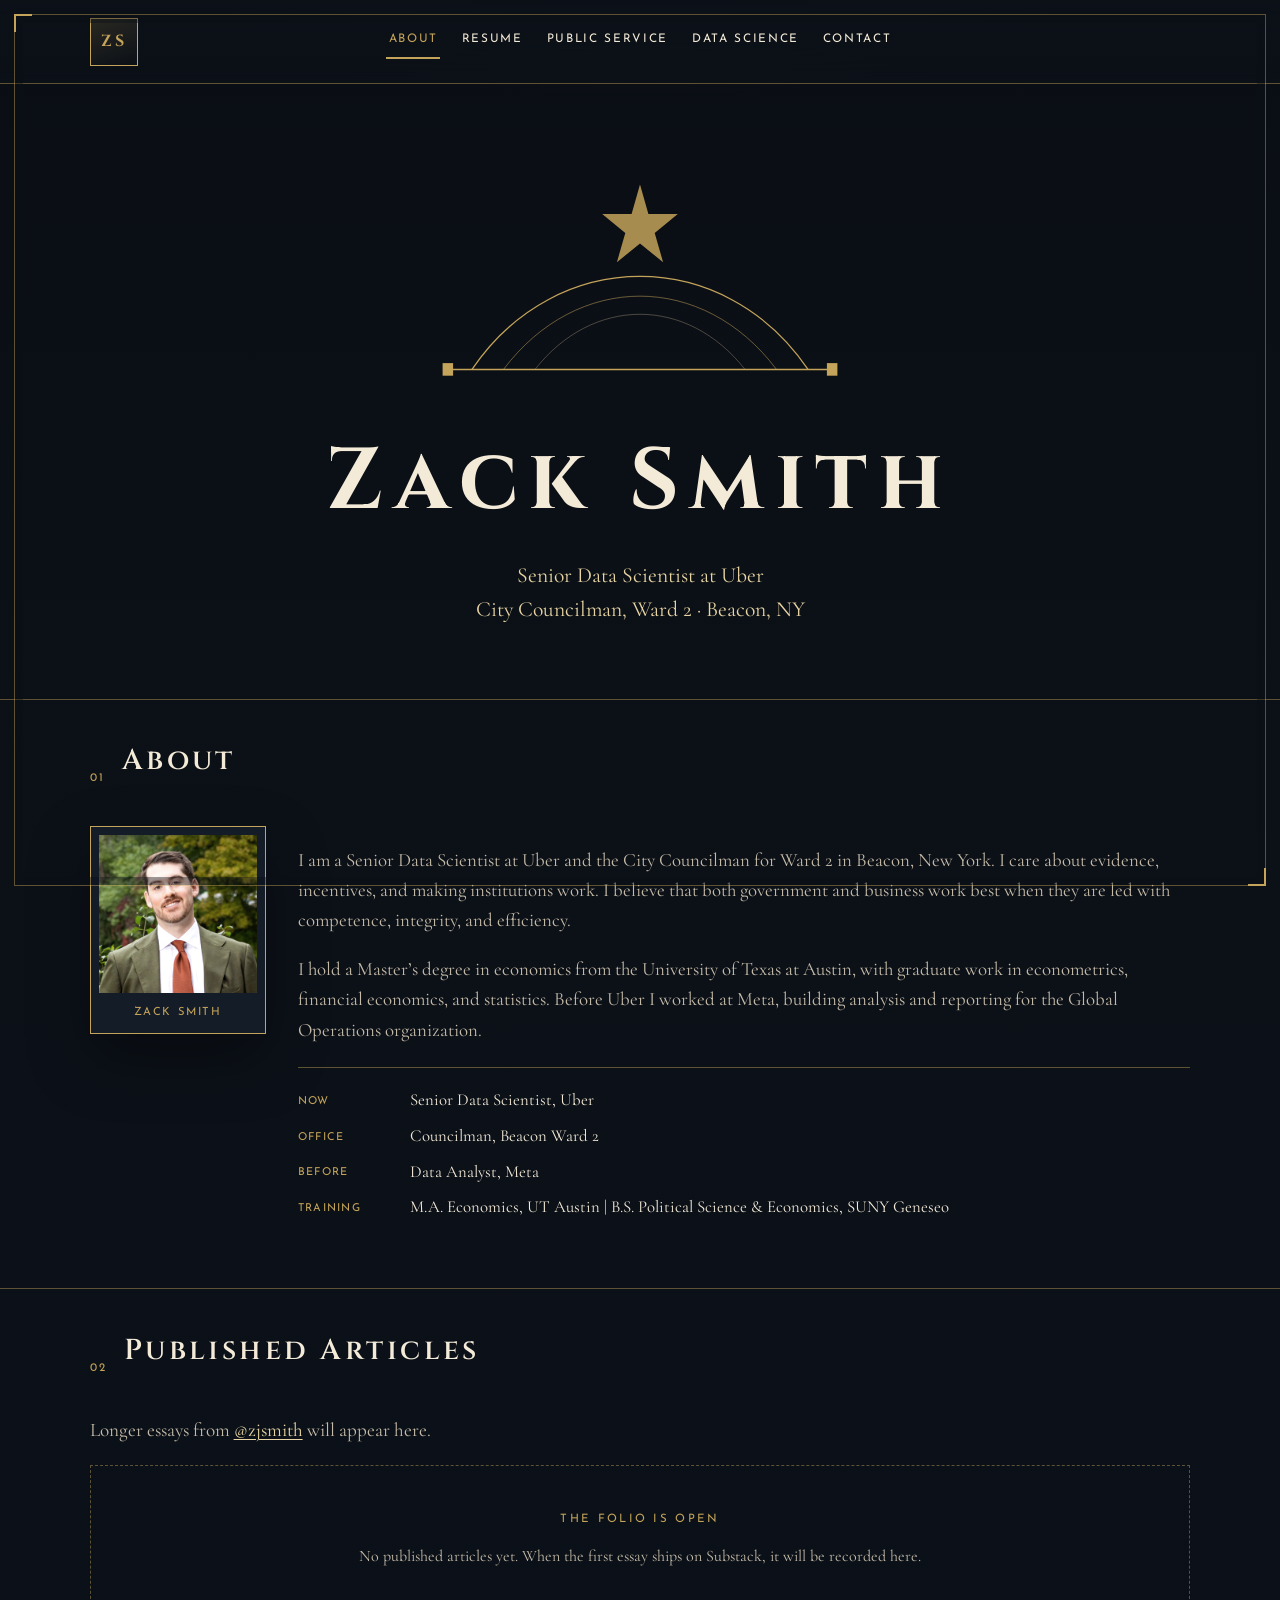
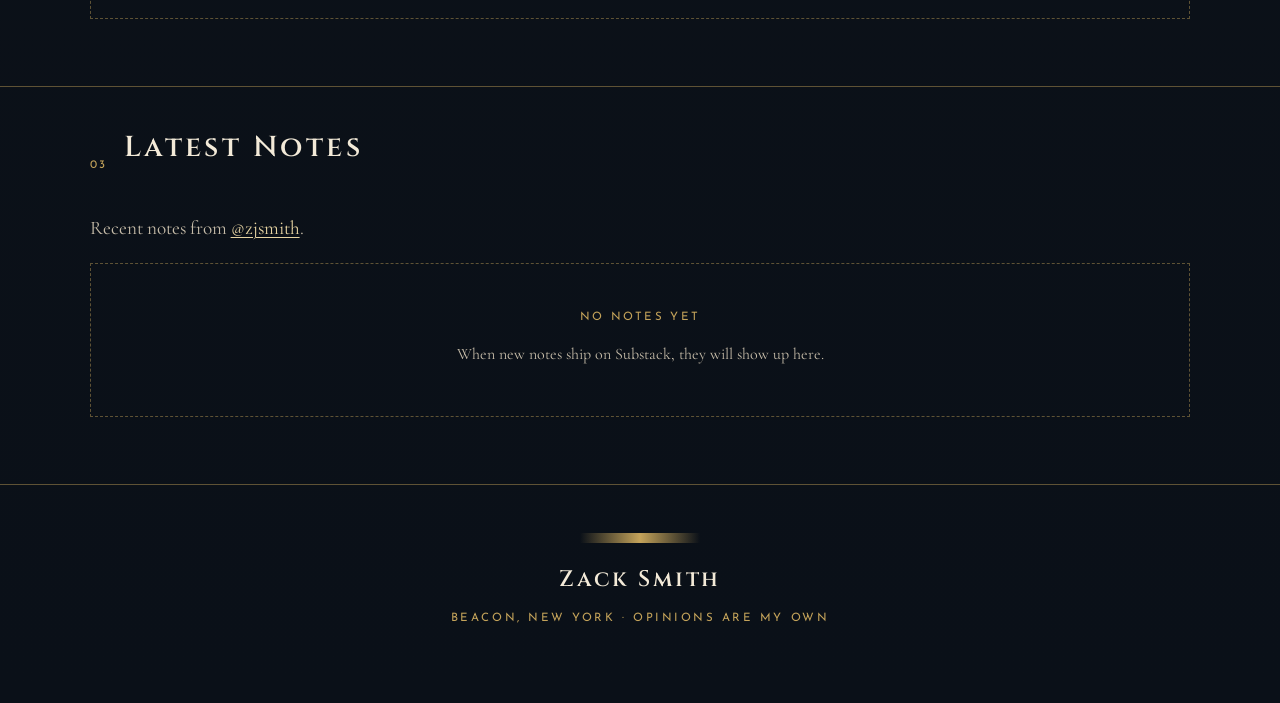
<file: personal_website/index.html>
<!DOCTYPE html>
<html lang="en">
  <head>
    <meta charset="UTF-8" />
    <meta name="viewport" content="width=device-width, initial-scale=1.0" />
    <title>Zack Smith · Data Scientist &amp; Councilman</title>
    <meta
      name="description"
      content="Zack Smith is a Senior Data Scientist at Uber and City Councilman for Ward 2 in Beacon, New York. Writing on tech, economics, and public office."
    />
    <link rel="preconnect" href="https://fonts.googleapis.com" />
    <link rel="preconnect" href="https://fonts.gstatic.com" crossorigin />
    <link
      href="https://fonts.googleapis.com/css2?family=Cinzel:wght@400;600;700&family=Cormorant+Garamond:ital,wght@0,400;0,500;0,600;1,400;1,500&family=Josefin+Sans:wght@300;400;500;600&display=swap"
      rel="stylesheet"
    />
    <link rel="stylesheet" href="./src/styles.css?v=2" />
  </head>
  <body>
    <div class="page-frame" aria-hidden="true"></div>

    <header class="site-header">
      <a class="monogram" href="#about" aria-label="Zack Smith home">ZS</a>
      <nav class="site-nav" aria-label="Primary">
        <a href="#about" data-nav="about">About</a>
        <a href="#resume" data-nav="resume">Resume</a>
        <a href="#public-service" data-nav="public-service">Public Service</a>
        <a href="#data-science" data-nav="data-science">Data Science</a>
        <a href="#contact" data-nav="contact">Contact</a>
      </nav>
    </header>

    <main>
      <section class="page is-active" id="about" data-page="about">
        <div class="hero">
          <div class="hero-ornament" aria-hidden="true">
            <svg viewBox="0 0 400 200" fill="none">
              <path d="M200 12 L208 40 L236 40 L214 58 L222 86 L200 68 L178 86 L186 58 L164 40 L192 40 Z" fill="#c4a35a" opacity="0.85" />
              <path d="M40 188 C120 70 280 70 360 188" stroke="#c4a35a" stroke-width="1.2" />
              <path d="M70 188 C140 95 260 95 330 188" stroke="#c4a35a" stroke-width="0.7" opacity="0.7" />
              <path d="M100 188 C155 118 245 118 300 188" stroke="#e8d5a3" stroke-width="0.5" opacity="0.55" />
              <line x1="20" y1="188" x2="380" y2="188" stroke="#c4a35a" stroke-width="1.4" />
              <rect x="12" y="182" width="10" height="12" fill="#c4a35a" />
              <rect x="378" y="182" width="10" height="12" fill="#c4a35a" />
            </svg>
          </div>
          <h1>Zack Smith</h1>
          <p class="hero-roles">Senior Data Scientist at Uber<br />City Councilman, Ward 2 · Beacon, NY</p>
        </div>

        <div class="panel inner">
          <div class="section-head">
            <span class="section-index">01</span>
            <h2>About</h2>
            <div class="rule"></div>
          </div>
          <div class="about-grid">
            <div class="portrait-frame">
              <img
                src="./img/zack-smith.jpg?v=2"
                alt="Portrait of Zack Smith"
                width="800"
                height="800"
              />
              <span class="frame-caption">Zack Smith</span>
            </div>
            <div class="about-copy">
              <p>
                I am a Senior Data Scientist at Uber and the City Councilman for Ward 2 in Beacon,
                New York. I care about evidence, incentives, and making institutions work.  
                I believe that both government and business work best when they are led with competence, integrity, and efficiency.
              </p>
              <p>
                I hold a Master’s degree in economics from the University of Texas at Austin, with
                graduate work in econometrics, financial economics, and statistics. Before Uber I
                worked at Meta, building analysis and reporting for the Global Operations organization.
              </p>
              <ul class="vital-stats">
                <li><span>Now</span> Senior Data Scientist, Uber</li>
                <li><span>Office</span> Councilman, Beacon Ward 2</li>
                <li><span>Before</span> Data Analyst, Meta</li>
                <li><span>Training</span> M.A. Economics, UT Austin | B.S. Political Science & Economics, SUNY Geneseo</li>
              </ul>
            </div>
          </div>
        </div>

        <div class="panel inner articles-panel">
          <div class="section-head">
            <span class="section-index">02</span>
            <h2>Published Articles</h2>
            <div class="rule"></div>
          </div>
          <p class="dispatch-intro">
            Longer essays from
            <a href="https://substack.com/@zjsmith" target="_blank" rel="noopener noreferrer">@zjsmith</a>
            will appear here.
          </p>
          <div id="article-list" class="article-list">
            <p class="feed-status on-dark">Loading articles…</p>
          </div>
        </div>

        <div class="panel inner notes-panel">
          <div class="section-head">
            <span class="section-index">03</span>
            <h2>Latest Notes</h2>
            <div class="rule"></div>
          </div>
          <p class="dispatch-intro">
            Recent notes from
            <a href="https://substack.com/@zjsmith" target="_blank" rel="noopener noreferrer">@zjsmith</a>.
          </p>
          <div id="notes-list" class="notes-grid">
            <p class="feed-status on-dark">Loading notes…</p>
          </div>
        </div>
      </section>

      <section class="page" id="public-service" data-page="public-service" hidden>
        <div class="panel">
          <div class="section-head">
            <span class="section-index">03</span>
            <h2>Public Service</h2>
            <div class="rule"></div>
          </div>
          <div class="civic-layout">
            <div>
              <p class="civic-kicker">City of Beacon · Ward 2</p>
              <h3>Councilman Zack Smith</h3>
              <p>
                Sworn in on January 4, 2026. I ran because Beacon’s quality of life can be improved
                with data, research, and a need to balance growth with quality of life and affordability.
              </p>
              <blockquote>
                “As a data scientist, I am able to use data and research to make the best-informed
                decisions for our city, which is especially important with big decisions coming for
                zoning and redevelopment projects.”
              </blockquote>
              <p>
                Priorities I have raised with Ward 2 residents include holding short-term-rental
                landlords accountable, keeping capital and budget allocations cost-effective, and
                enforcing quality-of-life rules — parking, leashes, noise — so Beacon stays orderly
                as it grows.
              </p>
              <p>
                City Council meetings and workshops are streamed and archived on the City of Beacon
                YouTube channel. Follow along there, then write me at
                <a href="mailto:zsmith@beaconny.gov">zsmith@beaconny.gov</a>
                if you have a Ward 2 or city issue.
              </p>
              <div class="hero-links start">
                <a
                  class="gold-btn"
                  href="https://www.youtube.com/channel/UCvPpigGwZDeR7WYmw-SuDxg"
                  target="_blank"
                  rel="noopener noreferrer"
                  >City of Beacon on YouTube</a
                >
                <a
                  class="ghost-btn"
                  href="https://beaconny.gov/index.php/meeting-videos/"
                  target="_blank"
                  rel="noopener noreferrer"
                  >Meeting videos</a
                >
              </div>
            </div>
            <aside class="civic-card">
              <p class="civic-card-label">The Record</p>
              <ul>
                <li>First-time candidate, elected 2025</li>
                <li>Sworn in January 4, 2026</li>
                <li>Ward 2 representative</li>
                <li>Watch meetings on YouTube</li>
              </ul>
              <a
                class="text-link"
                href="https://highlandscurrent.org/2025/10/27/beacon-council-to-get-makeover/"
                target="_blank"
                rel="noopener noreferrer"
                >Candidate Q&amp;A, The Highlands Current →</a
              >
            </aside>
          </div>
        </div>
      </section>

      <section class="page" id="data-science" data-page="data-science" hidden>
        <div class="panel">
          <div class="section-head">
            <span class="section-index">04</span>
            <h2>Data Science</h2>
            <div class="rule"></div>
          </div>
          <div class="ds-layout">
            <div>
              <p class="civic-kicker">Uber · New York</p>
              <h3>Senior Data Scientist</h3>
              <p>
                I run experiments to improve the onboarding funnel for Earners — the people who
                drive, deliver, and make the marketplace work. The job is measurement with
                consequences: design the test, ship the analysis, and recommend the product change.
              </p>
              <p>
                Day to day that looks like A/B tests, switchbacks, and synthetic controls; Python
                notebooks end-to-end; Hive and Spark for scheduled datasets; Presto SQL for
                analysis; and dashboards in Google Data Studio for engineering, product, and senior
                leadership.
              </p>
              <p>
                Code and one-off analytics live on GitHub.
              </p>
              <div class="hero-links start">
                <a class="gold-btn" href="#resume">Resume</a>
                <a
                  class="gold-btn"
                  href="https://github.com/ZSmith-Analytics"
                  target="_blank"
                  rel="noopener noreferrer"
                  >GitHub · ZSmith-Analytics</a
                >
              </div>
            </div>
            <aside class="civic-card">
              <p class="civic-card-label">The Bench</p>
              <ul>
                <li>Experiment design &amp; causal inference</li>
                <li>Python, Presto SQL, Hive, Spark</li>
                <li>Product science for Earner onboarding</li>
                <li>Stakeholder reporting &amp; decision memos</li>
              </ul>
            </aside>
          </div>
        </div>
      </section>

      <section class="page" id="resume" data-page="resume" hidden>
        <div class="panel">
          <div class="section-head">
            <span class="section-index">02</span>
            <h2>Resume</h2>
            <div class="rule"></div>
          </div>
          <p class="dispatch-intro">
            Open the
            <a href="./resume.html">print-friendly copy</a>
            if you want to save or paste into a document.
          </p>
          <article class="resume-folio">
            <p class="resume-name">Zack Smith</p>
            <p class="resume-role">Senior Data Scientist</p>
            <p class="resume-contact">
              New York City, New York · zacksmith.analytics@outlook.com ·
              <a href="https://zacksmith-analytics.com">zacksmith-analytics.com</a>
              · (716) 909-1652
            </p>

            <h3>Summary</h3>
            <p>
              Senior Data Scientist at Uber for the past 5 years, working in Earner Access. I specialize in A/B testing, Causal Inference, and Synthetic Control.
            </p>
            <p>
              I work in an embedded Product team, directly with Senior Product Managers, Senior Engineers, and Tech Leaders, and I have produced dozens of proactive analyses with bespoke metrics that I have developed end-to-end.
            </p>
            <p>
              My analyses have driven business decisions that have saved tens of millions of dollars for the business, and led to double-digit percentage improvements in the Uber Earner Onboarding funnel.
            </p>
            <p>
              I have ultimately presented this work to executive leaders, external stakeholders, and Staff+ level Science experts at the company.
            </p>

            <h3>Experience</h3>
            <div class="resume-job">
              <div class="resume-job-head">
                <strong>Uber</strong>
                <span>New York · 2021–Present</span>
              </div>
              <p class="resume-title">Senior Data Scientist / Tech Lead</p>
              <ul>
                <li>Run experiments to improve the onboarding funnel for Earners — the people who drive, deliver, and make the marketplace work — then recommend product changes to engineering, product, and senior leadership.</li>
                <li>Design and analyze A/B tests, switchback experiments, and synthetic controls; build studies end-to-end in Python.</li>
                <li>Schedule production datasets with Hive and Spark; analyze with Presto SQL.</li>
                <li>Create bespoke metrics and operationalize through pipelines, then report through interactive end-user dashboards.</li>
                <li>Leading a team with scope across background check, enforcement, and re-onboarding analytics.</li>
              </ul>
            </div>
            <div class="resume-job">
              <div class="resume-job-head">
                <strong>Meta</strong>
                <span>Austin, TX · 2017–2021</span>
              </div>
              <p class="resume-title">Data Analyst, Global Operations</p>
              <ul>
                <li>Was the go-to data stakeholder in Global IP Operations, building many of the organization's key pipelines and dashboards, while building the organization’s vendor quality measurement framework.</li>
                <li>Prior, I was the go-to data stakeholder in Ads Integrity Operations. I likewise built many of the organization's key datasets and metrics, while designing a group-sourced quality auditing framework that persisted as the gold-standard Global Operations measurement design for 5+ years.</li>
              </ul>
            </div>

            <h3>Education</h3>
            <p><strong>The University of Texas at Austin</strong><br />Master of Arts, Economics. Graduate work in Econometrics, Financial Economics, and Statistics.</p>
            <p><strong>SUNY Geneseo</strong><br />Bachelor of Science, Political Science / Economics double-major</p>

            <h3>Skills</h3>
            <p><strong>Methods:</strong> Experiment design, Causal inference, A/B tests, Switchbacks, Synthetic Controls</p>
            <p><strong>Tools:</strong> Python, Presto SQL, Hive, Spark, Google Data Studio</p>
            <p><strong>Focus:</strong> End-to-end ownership of essential business areas, providing data vision and leadership to help the business make the best possible decisions, with integrity</p>
          </article>
        </div>
      </section>

      <section class="page" id="contact" data-page="contact" hidden>
        <div class="panel">
          <div class="section-head">
            <span class="section-index">05</span>
            <h2>Contact</h2>
            <div class="rule"></div>
          </div>
          <div class="contact-grid">
            <article class="contact-card">
              <p class="ticket-kicker">Personal or business inquiries</p>
              <h3>
                <a href="mailto:zacksmith.analytics@outlook.com">zacksmith.analytics@outlook.com</a>
              </h3>
              <p>For personal or business inquiries.</p>
            </article>
            <article class="contact-card">
              <p class="ticket-kicker">City of Beacon</p>
              <h3>
                <a href="mailto:zsmith@beaconny.gov">zsmith@beaconny.gov</a>
              </h3>
              <p>For City of Beacon issues.</p>
            </article>
            <article class="contact-card socials">
              <p class="ticket-kicker">Socials</p>
              <h3>To keep up with my latest</h3>
              <ul class="social-list">
                <li>
                  <a href="https://x.com/zacksmith_data" target="_blank" rel="noopener noreferrer">X · @zacksmith_data</a>
                </li>
                <li>
                  <a href="https://zjsmith.substack.com" target="_blank" rel="noopener noreferrer">Substack · @zjsmith</a>
                </li>
                <li>
                  <a href="https://www.linkedin.com/in/zachary-smith-data/" target="_blank" rel="noopener noreferrer">LinkedIn</a>
                </li>
                <li>
                  <a href="https://github.com/ZSmith-Analytics" target="_blank" rel="noopener noreferrer">GitHub</a>
                </li>
              </ul>
            </article>
          </div>
        </div>
      </section>
    </main>

    <footer class="site-footer">
      <div class="footer-ornament" aria-hidden="true"></div>
      <p class="footer-name">Zack Smith</p>
      <p class="footer-meta">Beacon, New York · Opinions are my own</p>
    </footer>

    <script type="module" src="./src/main.js?v=2"></script>
  </body>
</html>
</file>
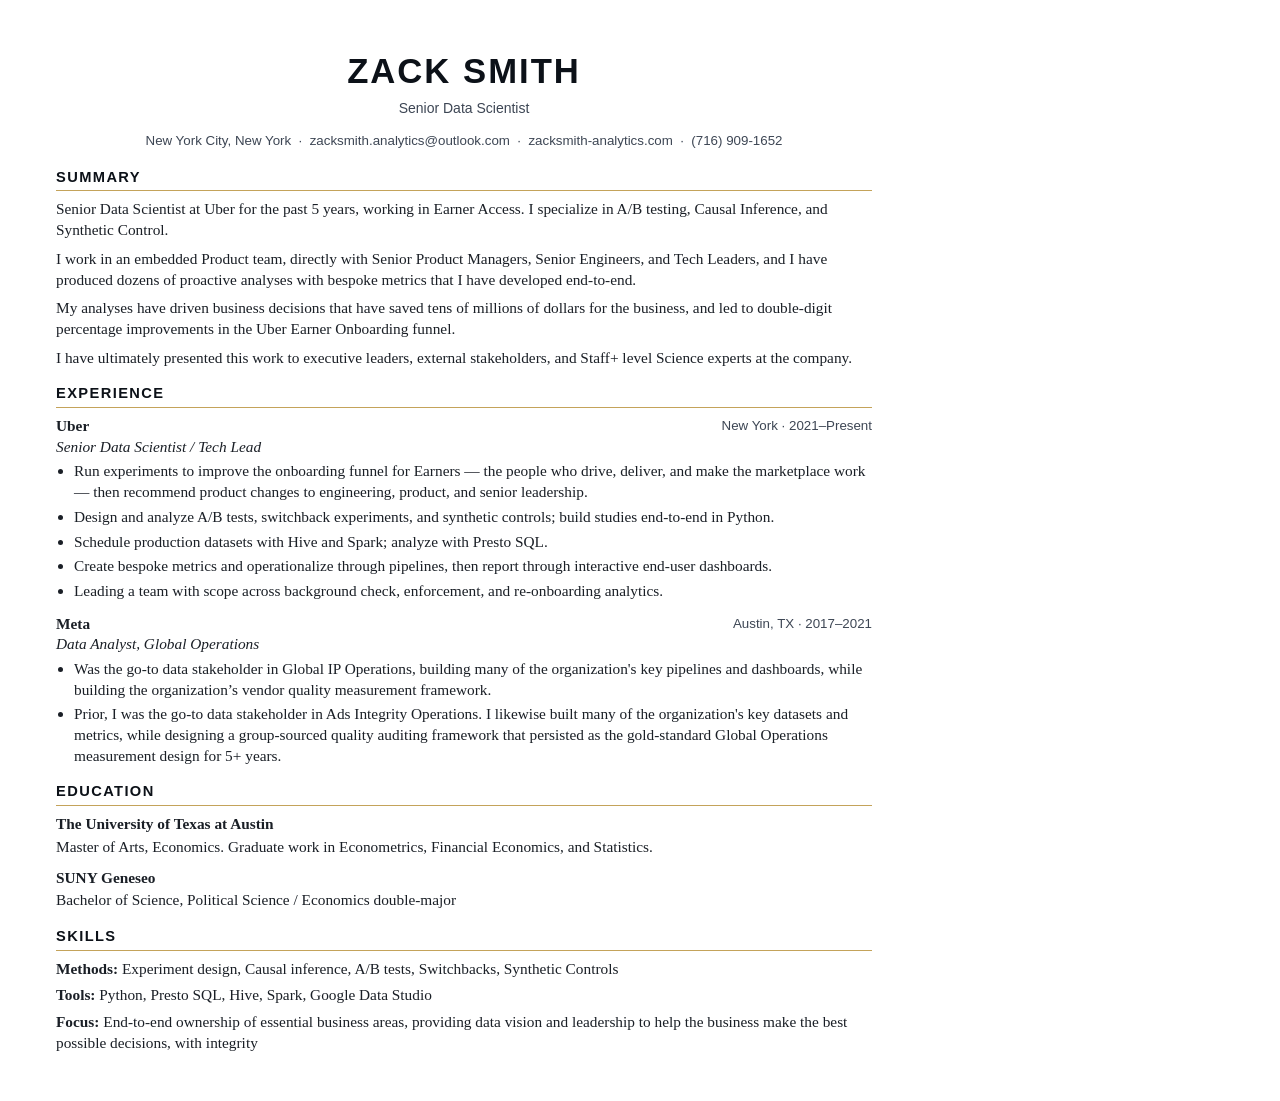
<file: personal_website/resume.html>
<!DOCTYPE html>
<html lang="en">
  <head>
    <meta charset="UTF-8" />
    <title>Zack Smith — Resume</title>
  </head>
  <body style="margin: 0; padding: 48px 56px; font-family: Georgia, 'Times New Roman', serif; color: #1a1f26; font-size: 11.5pt; line-height: 1.35; max-width: 8.5in;">
    <p style="margin: 0 0 4px; font-family: Arial, Helvetica, sans-serif; font-size: 26pt; font-weight: bold; letter-spacing: 2px; text-align: center; color: #0c1118;">
      ZACK SMITH
    </p>
    <p style="margin: 0 0 14px; font-family: Arial, Helvetica, sans-serif; font-size: 10.5pt; text-align: center; color: #3d4654;">
      Senior Data Scientist
    </p>
    <p style="margin: 0 0 18px; font-family: Arial, Helvetica, sans-serif; font-size: 10pt; text-align: center; color: #3d4654;">
      New York City, New York
      &nbsp;·&nbsp;
      zacksmith.analytics@outlook.com
      &nbsp;·&nbsp;
      zacksmith-analytics.com
      &nbsp;·&nbsp;
      (716) 909-1652
    </p>

    <p style="margin: 0 0 8px; font-family: Arial, Helvetica, sans-serif; font-size: 11pt; font-weight: bold; letter-spacing: 1.4px; color: #0c1118; border-bottom: 1.5px solid #c4a35a; padding-bottom: 3px;">
      SUMMARY
    </p>
    <p style="margin: 0 0 8px;">
      Senior Data Scientist at Uber for the past 5 years, working in Earner Access. I specialize in A/B testing, Causal Inference, and Synthetic Control.
    </p>
    <p style="margin: 0 0 8px;">
      I work in an embedded Product team, directly with Senior Product Managers, Senior Engineers, and Tech Leaders, and I have produced dozens of proactive analyses with bespoke metrics that I have developed end-to-end.
    </p>
    <p style="margin: 0 0 8px;">
      My analyses have driven business decisions that have saved tens of millions of dollars for the business, and led to double-digit percentage improvements in the Uber Earner Onboarding funnel.
    </p>
    <p style="margin: 0 0 16px;">
      I have ultimately presented this work to executive leaders, external stakeholders, and Staff+ level Science experts at the company.
    </p>

    <p style="margin: 0 0 8px; font-family: Arial, Helvetica, sans-serif; font-size: 11pt; font-weight: bold; letter-spacing: 1.4px; color: #0c1118; border-bottom: 1.5px solid #c4a35a; padding-bottom: 3px;">
      EXPERIENCE
    </p>

    <table style="width: 100%; border-collapse: collapse; margin: 0;">
      <tr>
        <td style="border: none; padding: 0; font-size: 11.5pt;"><strong>Uber</strong></td>
        <td style="border: none; padding: 0; font-size: 10pt; font-family: Arial, Helvetica, sans-serif; color: #3d4654; text-align: right;">New York · 2021–Present</td>
      </tr>
    </table>
    <p style="margin: 0 0 4px; font-style: italic;">Senior Data Scientist / Tech Lead</p>
    <ul style="margin: 0 0 12px; padding-left: 18px;">
      <li style="margin-bottom: 4px;">
        Run experiments to improve the onboarding funnel for Earners — the people who drive, deliver, and make the marketplace work — then recommend product changes to engineering, product, and senior leadership.
      </li>
      <li style="margin-bottom: 4px;">
        Design and analyze A/B tests, switchback experiments, and synthetic controls; build studies end-to-end in Python.
      </li>
      <li style="margin-bottom: 4px;">
        Schedule production datasets with Hive and Spark; analyze with Presto SQL.
      </li>
      <li style="margin-bottom: 4px;">
        Create bespoke metrics and operationalize through pipelines, then report through interactive end-user dashboards.
      </li>
      <li style="margin-bottom: 4px;">
        Leading a team with scope across background check, enforcement, and re-onboarding analytics.
      </li>
    </ul>

    <table style="width: 100%; border-collapse: collapse; margin: 0;">
      <tr>
        <td style="border: none; padding: 0; font-size: 11.5pt;"><strong>Meta</strong></td>
        <td style="border: none; padding: 0; font-size: 10pt; font-family: Arial, Helvetica, sans-serif; color: #3d4654; text-align: right;">Austin, TX · 2017–2021</td>
      </tr>
    </table>
    <p style="margin: 0 0 4px; font-style: italic;">Data Analyst, Global Operations</p>
    <ul style="margin: 0 0 16px; padding-left: 18px;">
      <li style="margin-bottom: 4px;">
        Was the go-to data stakeholder in Global IP Operations, building many of the organization's key pipelines and dashboards, while building the organization’s vendor quality measurement framework.
      </li>
      <li style="margin-bottom: 4px;">
        Prior, I was the go-to data stakeholder in Ads Integrity Operations. I likewise built many of the organization's key datasets and metrics, while designing a group-sourced quality auditing framework that persisted as the gold-standard Global Operations measurement design for 5+ years.
      </li>
    </ul>

    <p style="margin: 0 0 8px; font-family: Arial, Helvetica, sans-serif; font-size: 11pt; font-weight: bold; letter-spacing: 1.4px; color: #0c1118; border-bottom: 1.5px solid #c4a35a; padding-bottom: 3px;">
      EDUCATION
    </p>
    <p style="margin: 0 0 2px;">
      <strong>The University of Texas at Austin</strong>
    </p>
    <p style="margin: 0 0 10px;">
      Master of Arts, Economics. Graduate work in Econometrics, Financial Economics, and Statistics.
    </p>
    <p style="margin: 0 0 2px;">
      <strong>SUNY Geneseo</strong>
    </p>
    <p style="margin: 0 0 16px;">
      Bachelor of Science, Political Science / Economics double-major
    </p>

    <p style="margin: 0 0 8px; font-family: Arial, Helvetica, sans-serif; font-size: 11pt; font-weight: bold; letter-spacing: 1.4px; color: #0c1118; border-bottom: 1.5px solid #c4a35a; padding-bottom: 3px;">
      SKILLS
    </p>
    <p style="margin: 0 0 6px;">
      <strong>Methods:</strong> Experiment design, Causal inference, A/B tests, Switchbacks, Synthetic Controls
    </p>
    <p style="margin: 0 0 6px;">
      <strong>Tools:</strong> Python, Presto SQL, Hive, Spark, Google Data Studio
    </p>
    <p style="margin: 0;">
      <strong>Focus:</strong> End-to-end ownership of essential business areas, providing data vision and leadership to help the business make the best possible decisions, with integrity
    </p>
  </body>
</html>
</file>
<file: personal_website/src/styles.css>
:root {
  --navy: #0c1118;
  --navy-2: #141c28;
  --ink: #f3ead8;
  --muted: #c5bba8;
  --gold: #c4a35a;
  --gold-bright: #e8d5a3;
  --burgundy: #6e2c3a;
  --line: rgba(196, 163, 90, 0.45);
  --shadow: 0 24px 60px rgba(0, 0, 0, 0.35);
}

*,
*::before,
*::after {
  box-sizing: border-box;
}

html {
  scroll-behavior: smooth;
}

body {
  margin: 0;
  font-family: "Cormorant Garamond", Georgia, serif;
  background:
    radial-gradient(1200px 600px at 50% -10%, rgba(196, 163, 90, 0.12), transparent 55%),
    linear-gradient(180deg, #0a0e14 0%, var(--navy) 40%, #0a1018 100%);
  color: var(--ink);
  line-height: 1.6;
  min-height: 100vh;
}

.page-frame {
  pointer-events: none;
  position: fixed;
  inset: 14px;
  border: 1px solid var(--line);
  box-shadow: inset 0 0 0 8px rgba(12, 17, 24, 0.4);
  z-index: 40;
}

.page-frame::before,
.page-frame::after {
  content: "";
  position: absolute;
  width: 18px;
  height: 18px;
  border: 2px solid var(--gold);
}

.page-frame::before {
  top: -1px;
  left: -1px;
  border-right: 0;
  border-bottom: 0;
}

.page-frame::after {
  right: -1px;
  bottom: -1px;
  border-left: 0;
  border-top: 0;
}

a {
  color: var(--gold-bright);
  text-decoration-thickness: 1px;
  text-underline-offset: 3px;
}

img {
  max-width: 100%;
  display: block;
}

.site-header {
  position: sticky;
  top: 0;
  z-index: 30;
  display: grid;
  grid-template-columns: 48px 1fr 48px;
  align-items: center;
  gap: 1.5rem;
  padding: 1.1rem 7vw;
  background: linear-gradient(180deg, rgba(12, 17, 24, 0.96), rgba(12, 17, 24, 0.78));
  border-bottom: 1px solid var(--line);
  backdrop-filter: blur(10px);
}

.monogram {
  font-family: "Cinzel", serif;
  font-weight: 700;
  letter-spacing: 0.18em;
  color: var(--gold);
  border: 1px solid var(--gold);
  width: 48px;
  height: 48px;
  display: grid;
  place-items: center;
  text-decoration: none;
  background: linear-gradient(160deg, rgba(196, 163, 90, 0.16), transparent);
}

.site-nav {
  display: flex;
  justify-content: center;
  gap: 1.2rem;
  font-family: "Josefin Sans", sans-serif;
  font-size: 0.74rem;
  letter-spacing: 0.14em;
  text-transform: uppercase;
}

.site-nav a {
  color: var(--ink);
  text-decoration: none;
  padding: 0.35rem 0.15rem 0.5rem;
  border-bottom: 2px solid transparent;
}

.site-nav a:hover,
.site-nav a.is-active {
  color: var(--gold);
}

.site-nav a.is-active {
  border-bottom-color: var(--gold);
}

.page {
  display: none;
}

.page.is-active {
  display: block !important;
}

.hero {
  text-align: center;
  padding: 5.5rem 7vw 4.5rem;
}

.hero-ornament {
  width: min(420px, 80vw);
  margin: 0 auto 1.4rem;
}

.eyebrow,
.ticket-kicker,
.civic-kicker,
.civic-card-label,
.when,
.section-index,
.footer-meta {
  font-family: "Josefin Sans", sans-serif;
  letter-spacing: 0.22em;
  text-transform: uppercase;
  font-size: 0.72rem;
  color: var(--gold);
}

.hero h1,
.section-head h2,
.footer-name {
  font-family: "Cinzel", serif;
  font-weight: 600;
  letter-spacing: 0.12em;
  margin: 0.2rem 0;
}

.hero h1 {
  font-size: clamp(2.8rem, 8vw, 5.4rem);
  font-weight: 700;
}

.hero-roles {
  font-size: 1.35rem;
  color: var(--gold-bright);
  margin: 0.4rem 0 0;
}

.hero-lede {
  max-width: 38rem;
  margin: 0 auto 2rem;
  font-size: 1.22rem;
  color: var(--muted);
}

.hero-links,
.footer-links {
  display: flex;
  flex-wrap: wrap;
  gap: 0.8rem;
  justify-content: center;
}

.hero-links.start {
  justify-content: flex-start;
  margin-top: 1.4rem;
}

.gold-btn,
.ghost-btn {
  font-family: "Josefin Sans", sans-serif;
  letter-spacing: 0.14em;
  text-transform: uppercase;
  font-size: 0.72rem;
  padding: 0.85rem 1.2rem;
  text-decoration: none;
  display: inline-block;
}

.gold-btn {
  background: linear-gradient(180deg, #d9bc74, var(--gold));
  color: #1a140c;
  border: 1px solid #f0e1b4;
}

.gold-btn.compact {
  margin-top: 1rem;
  padding: 0.65rem 0.95rem;
}

.ghost-btn {
  border: 1px solid var(--line);
  color: var(--ink);
}

.panel {
  padding: 4.2rem 7vw;
  border-top: 1px solid var(--line);
}

.panel.inner {
  padding-top: 2.2rem;
}

.section-head {
  display: grid;
  grid-template-columns: auto 1fr auto;
  align-items: end;
  gap: 1rem;
  margin-bottom: 2.4rem;
}

.section-head h2 {
  font-size: 1.8rem;
}

.rule {
  height: 1px;
  background: linear-gradient(90deg, var(--gold), transparent);
  align-self: center;
}

.about-grid,
.civic-layout,
.ds-layout,
.contact-grid,
.article-list,
.notes-grid {
  display: grid;
  gap: 2rem;
}

.about-grid {
  grid-template-columns: auto 1fr;
  align-items: start;
}

.portrait-frame {
  width: 176px;
  border: 1px solid var(--gold);
  padding: 8px;
  background: var(--navy-2);
  box-shadow: var(--shadow);
}

.portrait-frame img {
  width: 100%;
  height: auto;
  object-fit: contain;
  object-position: center top;
  filter: contrast(1.05) saturate(0.85);
}

.frame-caption {
  display: block;
  text-align: center;
  padding: 0.7rem 0 0.2rem;
  font-family: "Josefin Sans", sans-serif;
  letter-spacing: 0.14em;
  text-transform: uppercase;
  font-size: 0.7rem;
  color: var(--gold);
}

.about-copy p,
.civic-layout p,
.ds-layout p,
.contact-card p {
  font-size: 1.18rem;
  color: var(--muted);
}

.vital-stats {
  list-style: none;
  padding: 1.2rem 0 0;
  margin: 1.4rem 0 0;
  border-top: 1px solid var(--line);
  display: grid;
  gap: 0.55rem;
}

.vital-stats li {
  display: grid;
  grid-template-columns: 7rem 1fr;
  font-size: 1.05rem;
}

.vital-stats span {
  color: var(--gold);
  font-family: "Josefin Sans", sans-serif;
  letter-spacing: 0.12em;
  text-transform: uppercase;
  font-size: 0.68rem;
  padding-top: 0.35rem;
}

.timeline {
  list-style: none;
  margin: 0;
  padding: 0;
  display: grid;
  gap: 2rem;
}

.timeline li {
  padding-left: 1.4rem;
  border-left: 2px solid var(--gold);
}

.civic-layout h3,
.ds-layout h3,
.contact-card h3,
.article-card h3 {
  font-family: "Cinzel", serif;
  font-size: 1.25rem;
  margin: 0.2rem 0 0.6rem;
}

.contact-card h3 a,
.article-card h3 a {
  color: inherit;
  text-decoration: none;
}

.contact-card h3 a:hover,
.article-card h3 a:hover {
  color: var(--gold);
}

.where {
  color: var(--gold-bright);
  font-style: italic;
  margin: 0.15rem 0 0.4rem;
}

.civic {
  background: linear-gradient(180deg, rgba(110, 44, 58, 0.16), transparent 70%);
}

.civic-layout,
.ds-layout {
  grid-template-columns: 1.4fr 0.8fr;
}

.contact-grid {
  grid-template-columns: 1fr 1fr;
}

.contact-card {
  border: 1px solid var(--line);
  padding: 1.6rem 1.5rem;
  background: rgba(20, 28, 40, 0.55);
}

.contact-card.socials {
  grid-column: 1 / -1;
}

.social-list {
  list-style: none;
  padding: 0;
  margin: 0.8rem 0 0;
  display: grid;
  gap: 0.45rem;
}

.social-list a {
  font-family: "Josefin Sans", sans-serif;
  letter-spacing: 0.08em;
  text-transform: uppercase;
  font-size: 0.82rem;
  text-decoration: none;
}

.empty-folio {
  border: 1px dashed var(--line);
  padding: 2rem 1.5rem;
  text-align: center;
  color: var(--muted);
}

.empty-kicker {
  font-family: "Josefin Sans", sans-serif;
  letter-spacing: 0.2em;
  text-transform: uppercase;
  font-size: 0.72rem;
  color: var(--gold);
}

.article-card {
  border-top: 2px solid var(--gold);
  padding-top: 1rem;
}

.notes-grid .empty-folio {
  grid-column: 1 / -1;
}

.note-card {
  border: 1px solid var(--line);
  padding: 1.2rem 1.15rem;
  background: rgba(20, 28, 40, 0.55);
}

.note-card p {
  margin: 0.55rem 0 0;
  font-size: 1.08rem;
  color: var(--muted);
}

.note-card a {
  color: inherit;
  text-decoration: none;
}

.note-card a:hover {
  color: var(--gold-bright);
}

.feed-meta.on-dark {
  color: var(--gold);
}

.resume-folio {
  background: #f4ead8;
  color: #1b140f;
  padding: 2rem 1.8rem 2.2rem;
  box-shadow: var(--shadow);
  max-width: 52rem;
}

.resume-folio h3 {
  font-family: "Josefin Sans", sans-serif;
  letter-spacing: 0.16em;
  text-transform: uppercase;
  font-size: 0.78rem;
  color: var(--burgundy);
  border-bottom: 1.5px solid var(--gold);
  padding-bottom: 0.3rem;
  margin: 1.4rem 0 0.7rem;
}

.resume-folio p,
.resume-folio li {
  font-size: 1.05rem;
  color: #3d342c;
}

.resume-folio ul {
  margin: 0.3rem 0 0.8rem;
  padding-left: 1.2rem;
}

.resume-name {
  font-family: "Cinzel", serif;
  font-size: 2rem;
  letter-spacing: 0.12em;
  text-align: center;
  margin: 0 0 0.2rem;
  color: #1b140f;
}

.resume-role,
.resume-contact {
  font-family: "Josefin Sans", sans-serif;
  text-align: center;
  letter-spacing: 0.08em;
  text-transform: uppercase;
  font-size: 0.78rem;
  color: #6b5a3a;
  margin: 0 0 0.4rem;
}

.resume-job {
  margin-bottom: 1rem;
}

.resume-job-head {
  display: flex;
  justify-content: space-between;
  gap: 1rem;
  font-size: 1.1rem;
}

.resume-job-head span {
  font-family: "Josefin Sans", sans-serif;
  font-size: 0.72rem;
  letter-spacing: 0.08em;
  text-transform: uppercase;
  color: #8a6a2f;
  padding-top: 0.25rem;
}

.resume-title {
  font-style: italic;
  margin: 0.15rem 0 0.4rem;
}

blockquote {
  margin: 1.4rem 0;
  padding: 0 0 0 1.2rem;
  border-left: 3px solid var(--gold);
  font-size: 1.28rem;
  font-style: italic;
  color: var(--ink);
}

.civic-card {
  border: 1px solid var(--gold);
  padding: 1.5rem;
  background: rgba(20, 28, 40, 0.7);
  align-self: start;
}

.civic-card ul {
  padding-left: 1.1rem;
  color: var(--muted);
}

.text-link {
  display: inline-block;
  margin-top: 0.8rem;
  font-family: "Josefin Sans", sans-serif;
  font-size: 0.75rem;
  letter-spacing: 0.08em;
  text-transform: uppercase;
}

.dispatch-intro {
  font-size: 1.2rem;
  color: var(--muted);
  max-width: 46rem;
}

.ticket-row {
  grid-template-columns: 1fr 1fr;
}

.ticket {
  display: grid;
  grid-template-columns: 88px 1fr;
  min-height: 320px;
  background: #f4ead8;
  color: #1b140f;
  box-shadow: var(--shadow);
  position: relative;
}

.ticket::before,
.ticket::after {
  content: "";
  position: absolute;
  width: 18px;
  height: 18px;
  background: var(--navy);
  border-radius: 50%;
  left: 79px;
}

.ticket::before {
  top: -9px;
}

.ticket::after {
  bottom: -9px;
}

.ticket-stub {
  background: repeating-linear-gradient(
    135deg,
    #6e2c3a,
    #6e2c3a 10px,
    #5a2430 10px,
    #5a2430 20px
  );
  color: #f4ead8;
  writing-mode: vertical-rl;
  transform: rotate(180deg);
  display: flex;
  justify-content: space-between;
  align-items: center;
  padding: 1rem 0.4rem;
  font-family: "Josefin Sans", sans-serif;
  letter-spacing: 0.18em;
  text-transform: uppercase;
  font-size: 0.72rem;
  border-right: 2px dashed rgba(244, 234, 216, 0.45);
}

.ticket-stub.substack {
  background: repeating-linear-gradient(
    135deg,
    #1c2a22,
    #1c2a22 10px,
    #152019 10px,
    #152019 20px
  );
}

.stub-num {
  letter-spacing: 0.08em;
}

.ticket-body {
  padding: 1.4rem 1.5rem 1.5rem;
}

.ticket-kicker {
  color: var(--burgundy);
  margin: 0;
}

.ticket-body h3 {
  color: #1b140f;
}

.feed-list {
  display: grid;
  gap: 0.9rem;
  min-height: 8rem;
}

.feed-item {
  border-bottom: 1px solid rgba(110, 44, 58, 0.2);
  padding-bottom: 0.7rem;
}

.feed-item a {
  color: #1b140f;
  font-weight: 600;
  text-decoration: none;
  font-size: 1.08rem;
}

.feed-item p {
  margin: 0.25rem 0 0;
  color: #4d4338;
  font-size: 1rem;
}

.feed-meta {
  font-family: "Josefin Sans", sans-serif;
  font-size: 0.68rem;
  letter-spacing: 0.12em;
  text-transform: uppercase;
  color: #8a6a2f;
}

.feed-status {
  color: #5c5248;
  font-style: italic;
}

.tweet-embed {
  max-height: 360px;
  overflow: auto;
  background: #f4ead8;
}

.tweet-embed iframe {
  width: 100% !important;
}

.edu-grid {
  grid-template-columns: repeat(3, 1fr);
}

.edu-grid article {
  border-top: 2px solid var(--gold);
  padding-top: 1rem;
}

.site-footer {
  padding: 3rem 7vw 4rem;
  text-align: center;
  border-top: 1px solid var(--line);
}

.footer-ornament {
  width: 120px;
  height: 10px;
  margin: 0 auto 1.2rem;
  background: linear-gradient(90deg, transparent, var(--gold), transparent);
}

.footer-name {
  font-size: 1.4rem;
}

.footer-links a {
  font-family: "Josefin Sans", sans-serif;
  font-size: 0.75rem;
  letter-spacing: 0.14em;
  text-transform: uppercase;
  text-decoration: none;
  color: var(--muted);
}

.footer-links a:hover {
  color: var(--gold);
}

@media (max-width: 900px) {
  .page-frame {
    display: none;
  }

  .site-header {
    grid-template-columns: 1fr;
    justify-items: center;
    padding: 0.9rem 1.2rem;
  }

  .site-nav {
    order: 3;
    width: 100%;
    justify-content: center;
    flex-wrap: wrap;
    gap: 0.9rem 1.1rem;
  }

  .about-grid,
  .civic-layout,
  .ds-layout,
  .contact-grid {
    grid-template-columns: 1fr;
  }

  .contact-card.socials {
    grid-column: auto;
  }

  .resume-job-head {
    flex-direction: column;
    gap: 0.15rem;
  }

  .ticket {
    grid-template-columns: 64px 1fr;
  }

  .ticket::before,
  .ticket::after {
    left: 55px;
  }
}
</file>
